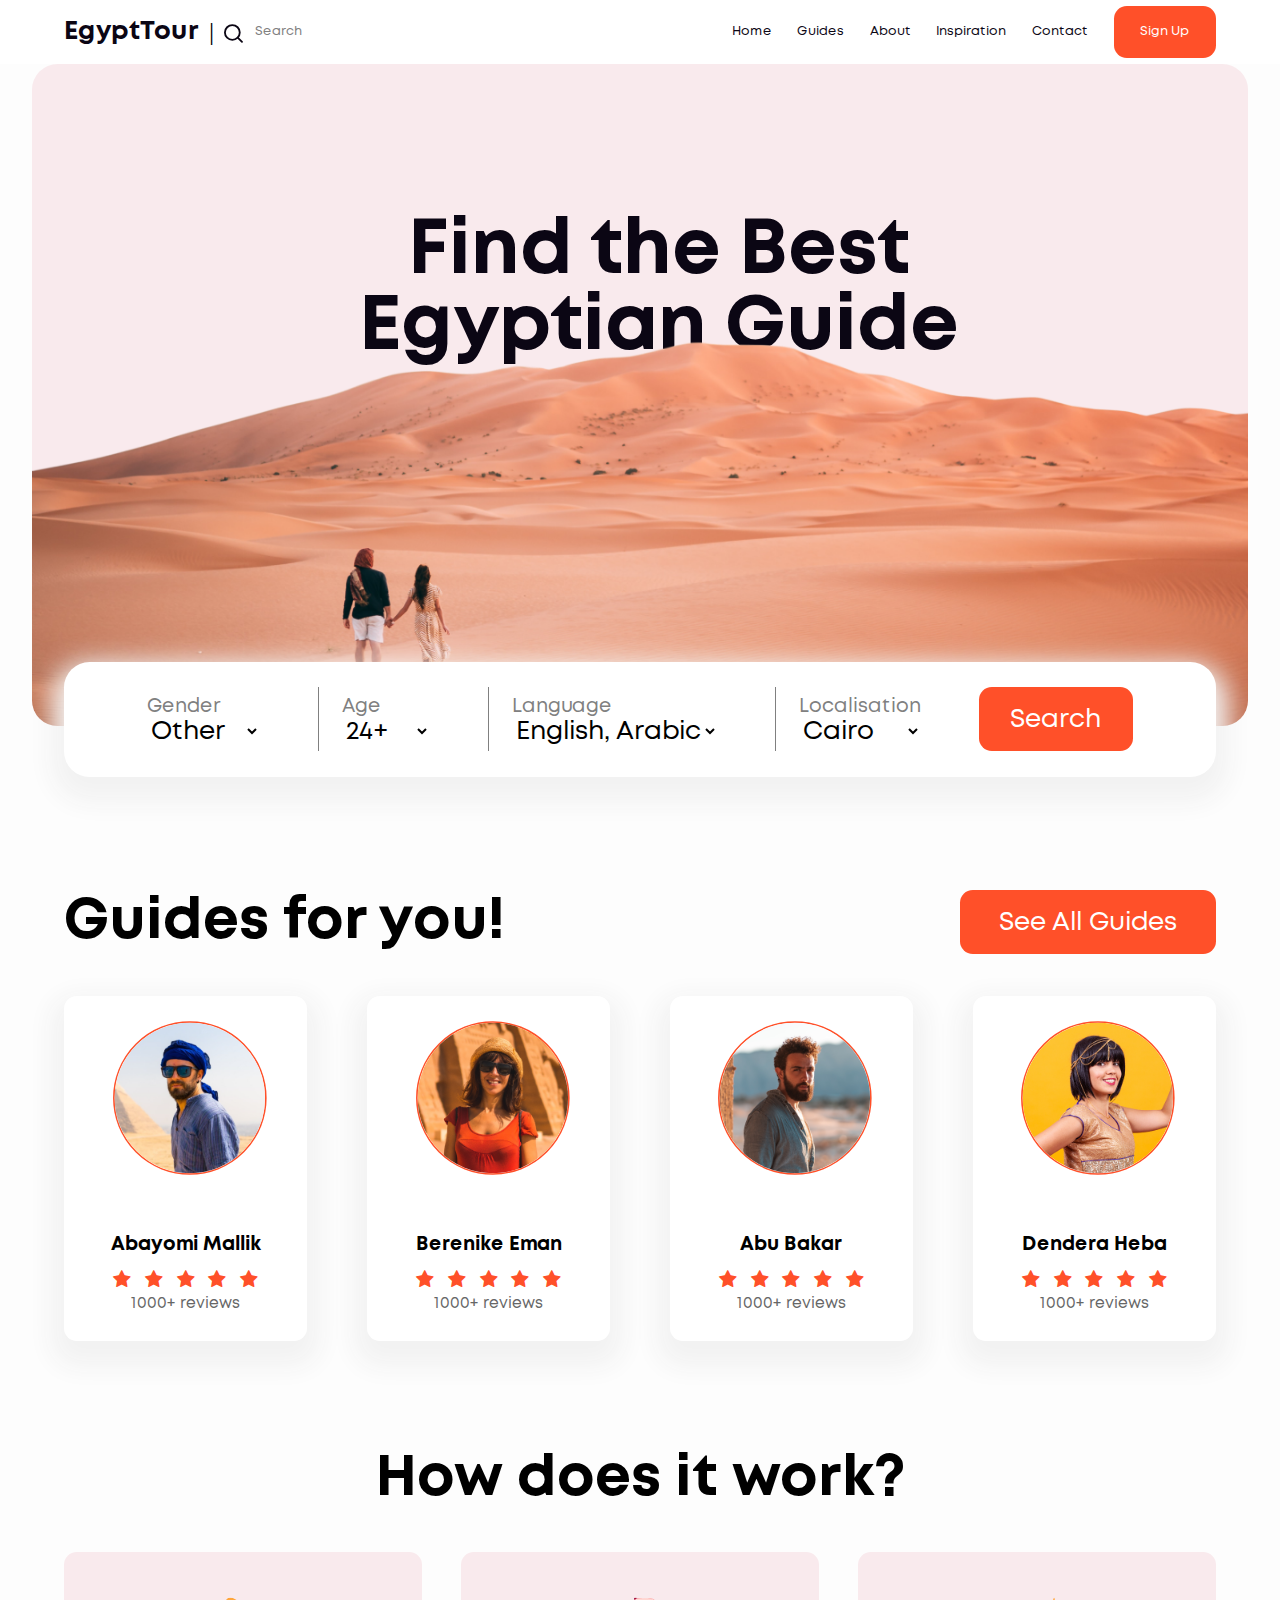
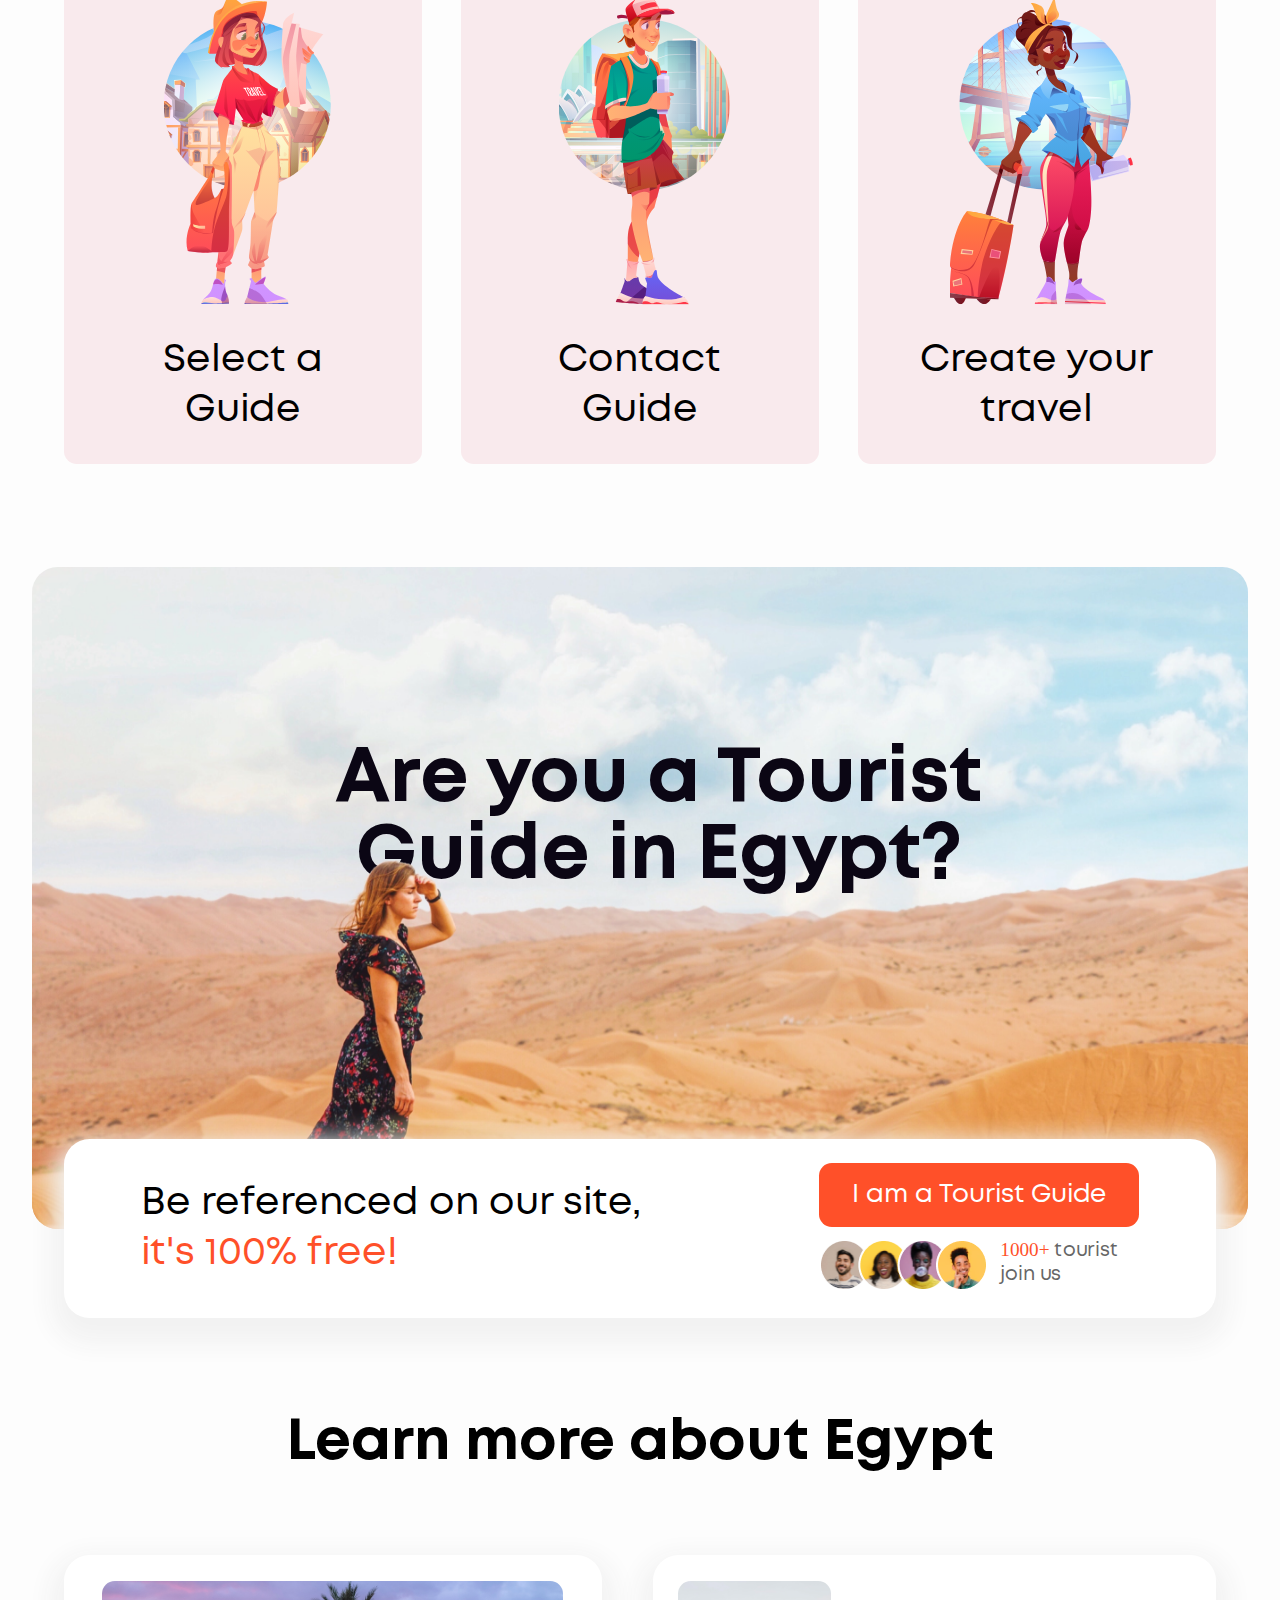
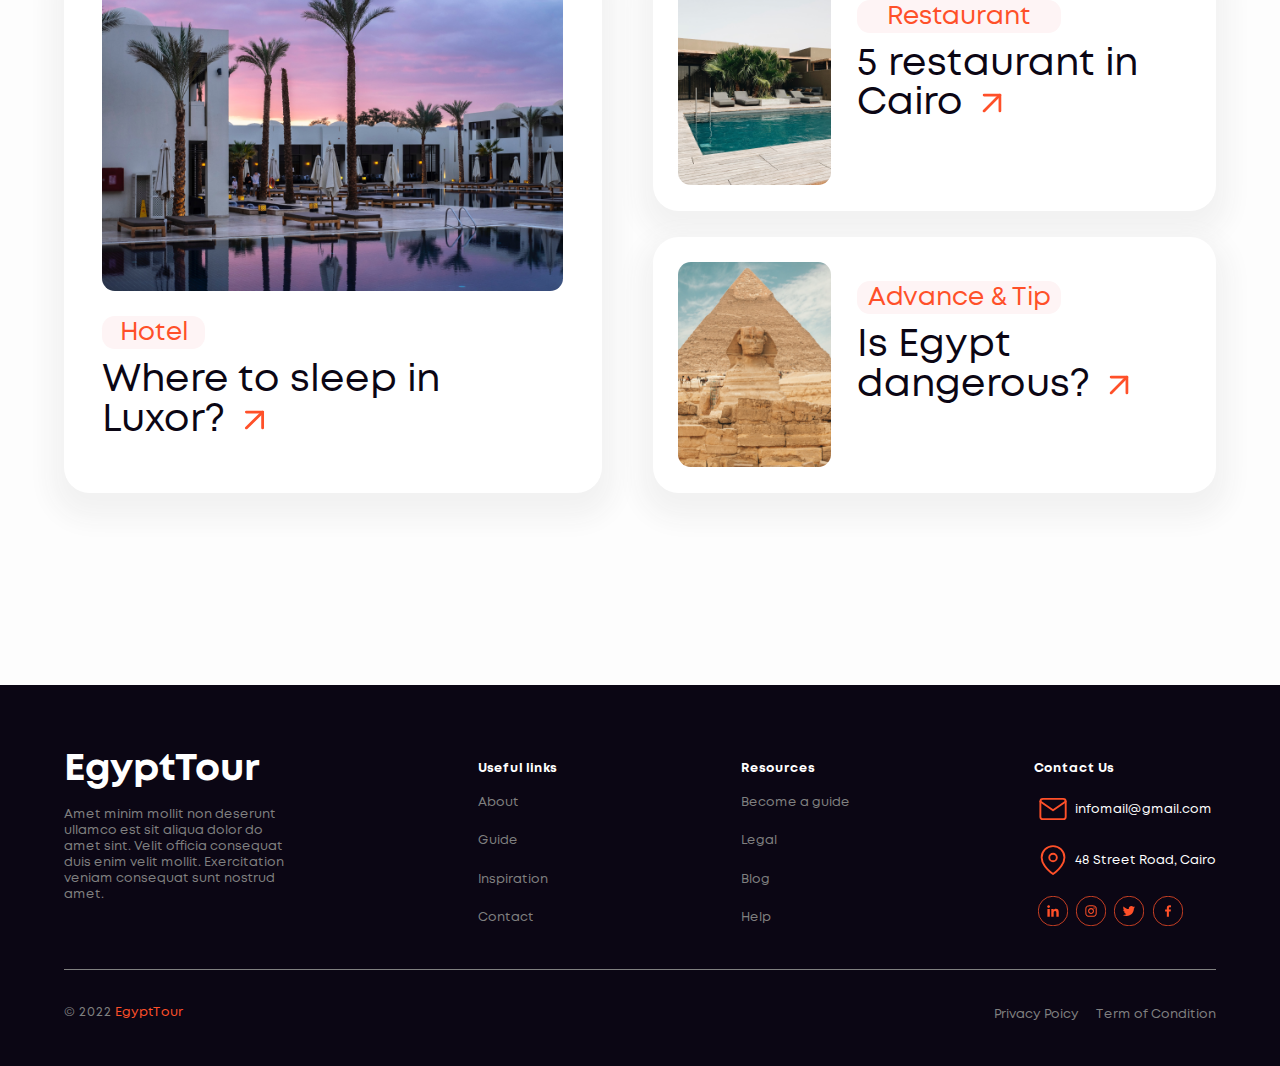
<file: index.html>
<!DOCTYPE html>
<html lang="en">
<head>
    <!-- Google tag (gtag.js) -->
<script async src="https://www.googletagmanager.com/gtag/js?id=G-6BDC3B5RSX"></script>
<script>
  window.dataLayer = window.dataLayer || [];
  function gtag(){dataLayer.push(arguments);}
  gtag('js', new Date());

  gtag('config', 'G-6BDC3B5RSX');
</script>
    <meta charset="UTF-8">
    <meta http-equiv="X-UA-Compatible" content="IE=edge">
    <meta name="viewport" content="width=device-width, initial-scale=1.0">
    <title>EgyptTour</title>
    <link rel = "stylesheet" href="css/fontello.css">
    <link rel = "stylesheet" href="css/style.css">
</head>
<body>
<section class="main">
    <div class="navbar-wrap">
        <nav class="navbar">
            <div class="tgth">
                <div class="logo">
                    EgyptTour
                </div>
                <div class="vertical-line">|</div>
                <div class="search">
                    <div class="search-icon"><img src="vec/search-icon.svg" alt=""></div>
                    <form>
                        <div class="logo"></div>
                        <input type="text" placeholder="Search">
                      </form>
                </div>
            </div>
            <div class="tgth-2">
                <ul class="navbar-list">
                    <a href="#"><li>Home</li></a>
                    <a href="#"><li>Guides</li></a>
                    <a href="#"><li>About</li></a>
                    <a href="#"><li>Inspiration</li></a>
                    <a href="#"><li>Contact</li></a>
                </ul> 
                <div class="navbar-btn">
                    <a href="#"><button>Sign Up</button></a>
                </div>
            </div>
            <div class="tgth-2">
                <details>
                    <summary></summary>
                    <div class="menu-list">
                        <ul class="navbar-list-mobile">
                            <a href="#"><li>Home</li></a>
                            <a href="#"><li>Guides</li></a>
                            <a href="#"><li>About</li></a>
                            <a href="#"><li>Inspiration</li></a>
                            <a href="#"><li>Contact</li></a>
                        </ul> 
                    </div>
                </details>
            </div>

        </nav>
    </div>
        
<section class="sec-1">
    <div class="container-max">
        <div class="main-title">
            <div class="title-image">
                <img src="img/title-image.png">
            </div>
            <div class="main-text">
                Find the Best <br> Egyptian Guide
            </div>
        </div>
    </div>
    <div class="container-min">
        <div class="list">
            <form action="/action_page.php">
                <div class="flex-select">
                    <label for="genders">Gender</label>
                    <select id="genders" name="genders">
                    <option value="Male">Male</option>
                    <option value="Female">Female</option>
                    <option value="Other" selected>Other</option>
                </select>
                </div>
                <div class="liness"></div>
                <div class="flex-select">
                    <label for="ages">Age</label>
                    <select id="ages" name="ages">
                        <option value="age1">16-18</option>
                        <option value="age2">18-20</option>
                        <option value="age3">20-24</option>
                        <option value="age4" selected>24+</option>
                    </select>
                </div>
                <div class="liness"></div>
                <div class="flex-select">
                    <label for="languages">Language</label>
                    <select id="languages" name="languages">
                        <option value="English">English</option>
                        <option value="Arabic">Arabic</option>
                        <option value="Multlang" selected>English, Arabic</option>
                    </select>
                </div>
                <div class="liness"></div>
                <div class="flex-select">
                <label for="cities">Localisation</label>
                <select id="cities" name="cities">
                    <option value="city1">Bahna</option>
                    <option value="city2">Edfu</option>
                    <option value="city3">Dahab</option>
                    <option value="city4" selected>Cairo</option>
                </select>
                </div>
                <input type="submit" value="Search">
            </form>
        </div>
    </div>
</section>
<section>
    <div class="container-min">
        <div class="guides">
            <div class="upper-block">
                <h3>Guides for you!</h3>
                <button>See All Guides</button>
            </div>
            <div class="lower-block">
                <div class="card1">
                    <a href="#">
                        <div class="photo">
                            <img src="img/guide1.png" alt="">
                        </div>
                        <div class="card-text">
                            Abayomi Mallik
                            <p>
                                <i class="icon-star"></i>
                                <i class="icon-star"></i>
                                <i class="icon-star"></i>
                                <i class="icon-star"></i>
                                <i class="icon-star"></i>
                            </p>
                            <span>1000+ reviews</span>
                        </div>
                    </a>
                </div>
                <div class="card1">
                    <a href="#">
                        <div class="photo">
                            <img src="img/guide2.png">
                        </div>
                        <div class="card-text">
                        Berenike Eman
                        <p>
                            <i class="icon-star"></i>
                            <i class="icon-star"></i>
                            <i class="icon-star"></i>
                            <i class="icon-star"></i>
                            <i class="icon-star"></i>
                        </p>
                        <span>1000+ reviews</span>
                        </div>
                    </a>
                </div>
                <div class="card1">
                    <a href="#">
                        <div class="photo">
                            <img src="img/guide3.png" alt="">
                        </div>
                        <div class="card-text">
                        Abu Bakar
                        <p>
                            <i class="icon-star"></i>
                            <i class="icon-star"></i>
                            <i class="icon-star"></i>
                            <i class="icon-star"></i>
                            <i class="icon-star"></i>
                        </p>
                        <span>1000+ reviews</span>
                        </div>
                    </a>
                </div>
                <div class="card1">
                    <a href="#">
                        <div class="photo">
                            <img src="img/guide4.png" alt="">
                        </div>
                        <div class="card-text">
                        Dendera Heba
                        <p>
                            <i class="icon-star"></i>
                            <i class="icon-star"></i>
                            <i class="icon-star"></i>
                            <i class="icon-star"></i>
                            <i class="icon-star"></i>
                        </p>
                        <span>1000+ reviews</span>
                        </div>
                    </a>
                </div>
            </div>
        </div>
    </div>
</section>
<section>
    <div class="container-min">
        <div class="title">
            <h3>How does it work?</h3>
        </div>
        <div class="illustrations">
            <div class="il1">
                <img src="img/1st-art.svg">
                <div class="il-text">
                    <h4>Select a <br> Guide</h4>
                </div>
            </div>
            <div class="il1">
                <img src="img/2nd-art.svg">
                <div class="il-text">
                    <h4>Contact <br> Guide</h4>
                </div>
            </div>
            <div class="il1">
                <img src="img/3rd-art.svg">
                <div class="il-text">
                    <h4>Create your <br> travel</h4>
                </div>
            </div>
        </div>
    </div>
</section>
<section>
    <div class="container-max">
        <div class="main-title">
            <div class="title-image-1">
                <img src="img/sec-title-main.png">
            </div>
            <div class="main-text-1">
                Are you a Tourist <br> Guide in Egypt?
            </div>
        </div>
    </div>
    <div class="container-min">
        <div class="pannel">
            <div class="pannel-text">
                Be referenced on our site,
                <p>it's 100% free!</p>
            </div>
            <div class="pannel-right-blocks">
                <button>I am a Tourist Guide</button>
                <div class="mini-pict">
                    <img src="img/tourist1.png" alt="">
                    <img src="img/tourist2.png" alt="">
                    <img src="img/tourist3.png" alt="">
                    <img src="img/tourist4.png" alt="">
                    <p>1000+ <span> tourist join us</span></p>
                </div>
            </div>
        </div>
    </div>
</section>
<section>
    <div class="container-min">
        <div class="title-2">
            <h3>Learn more about Egypt</h3>
        </div>
        <div class="main-articles">
            <div class="left-article-block">
                <div class="main-pict-article">
                    <img src="img/where.png">
                </div>
                <div class="column">
                    <a href="#">
                    <button>Hotel</button>
                    <h5>Where to sleep in Luxor?
                    <img src="vec/arrow-up.svg"></h5>
                    </a>
                </div>
            </div>
            <div class="right-article-block">
                <div class="right-article">
                    <div class="main-pict-mini">
                        <picture>
                            <source media="(max-width:650px)" srcset="img/Mask-group.png">
                            <img src="img/5-restaurant.png">
                        </picture>
                        
                    </div>
                    <div class="columns">
                        <a href="#">
                        <button>Restaurant</button>
                        <h5>5 restaurant in Cairo
                        <img src="vec/arrow-up.svg"></h5>
                        </a>
                    </div>
                    
                </div>
                <div class="right-article">
                    <div class="main-pict-mini">
                        <picture>
                            <source media="(max-width:650px)" srcset="/img/Mask-group1.png">
                            <img src="img/is-egypt.png">
                        </picture>
                    </div>
                    <div class="columns">
                        <a href="#">
                        <button>Advance & Tip</button>
                        <h5>Is Egypt dangerous?
                        <img src="vec/arrow-up.svg"></h5>
                        </a>
                    </div>
                </div>
            </div>
        </div>
    </div>
</section>
<section>
    <div class="container-maxi">
        <div class="container-min">
            <div class="bottom">
                <div class="columns-bot">
                    <div class="min-title">
                        EgyptTour
                    </div>
                <p>Amet minim mollit non deserunt ullamco est sit aliqua dolor do amet sint. Velit officia consequat duis enim velit mollit. Exercitation veniam consequat sunt nostrud amet.</p>
                </div>
                <div class="columns-bot">
                    <div class="mini-title">
                        Useful links
                    </div>
                    <ul class="cites">
                        <a href="#"><li>About</li></a>
                        <a href="#"><li>Guide</li></a>
                        <a href="#"><li>Inspiration</li></a>
                        <a href="#"><li>Contact</li></a>
                    </ul>
                </div>
                <div class="columns-bot">
                    <div class="mini-title">
                        Resources
                    </div>
                    <ul class="res">
                        <a href="#"><li>Become a guide</li></a>
                        <a href="#"><li>Legal</li></a>
                        <a href="#"><li>Blog</li></a>
                        <a href="#"><li>Help</li></a>
                    </ul>
                </div>

                <div class="columns-bot">
                    <div class="mini-title">
                        Contact Us
                    </div>
                    <ul class="contacts">
                        <li><img src="vec/mail 1.svg"> infomail@gmail.com</li>
                        <li><img src="vec/map-pin 1.svg"> 48 Street Road, Cairo</li>
                        <li><img src="vec/Group 45.svg"><img src="vec/Group 44.svg"><img src="vec/Group 43.svg"><img src="vec/Group 42.svg"></li>
                    </ul>
                </div>
            </div>
            <div class="botline"></div>
            <div class="bottom">
                <div class="left-bot">
                    © 2022 <span>EgyptTour</span>
                </div>
                <div class="right-bot">
                    <a href="#">Privacy Poicy</a>
                    <a href="#">Term of Condition</a>
                </div>
            </div>
        </div>
    </div>
</section>
</section>

</body>
</html>
</file>
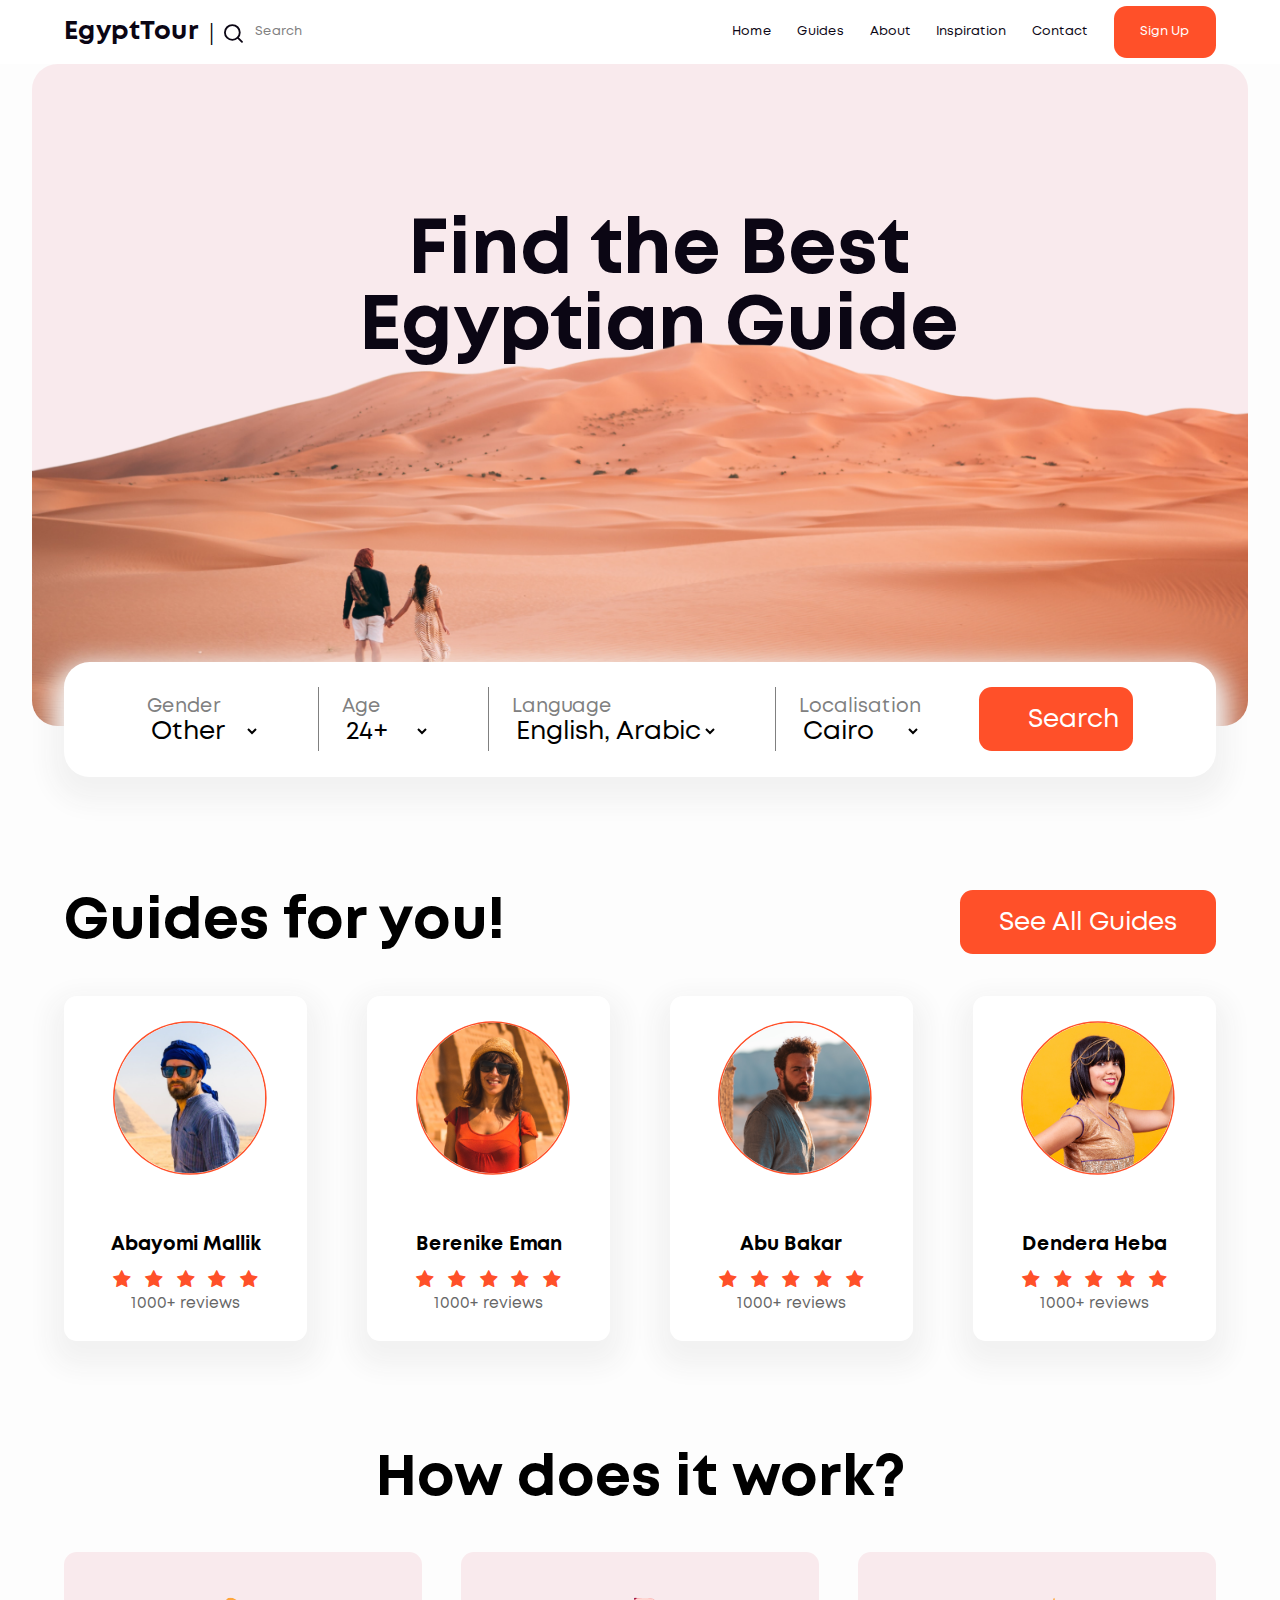
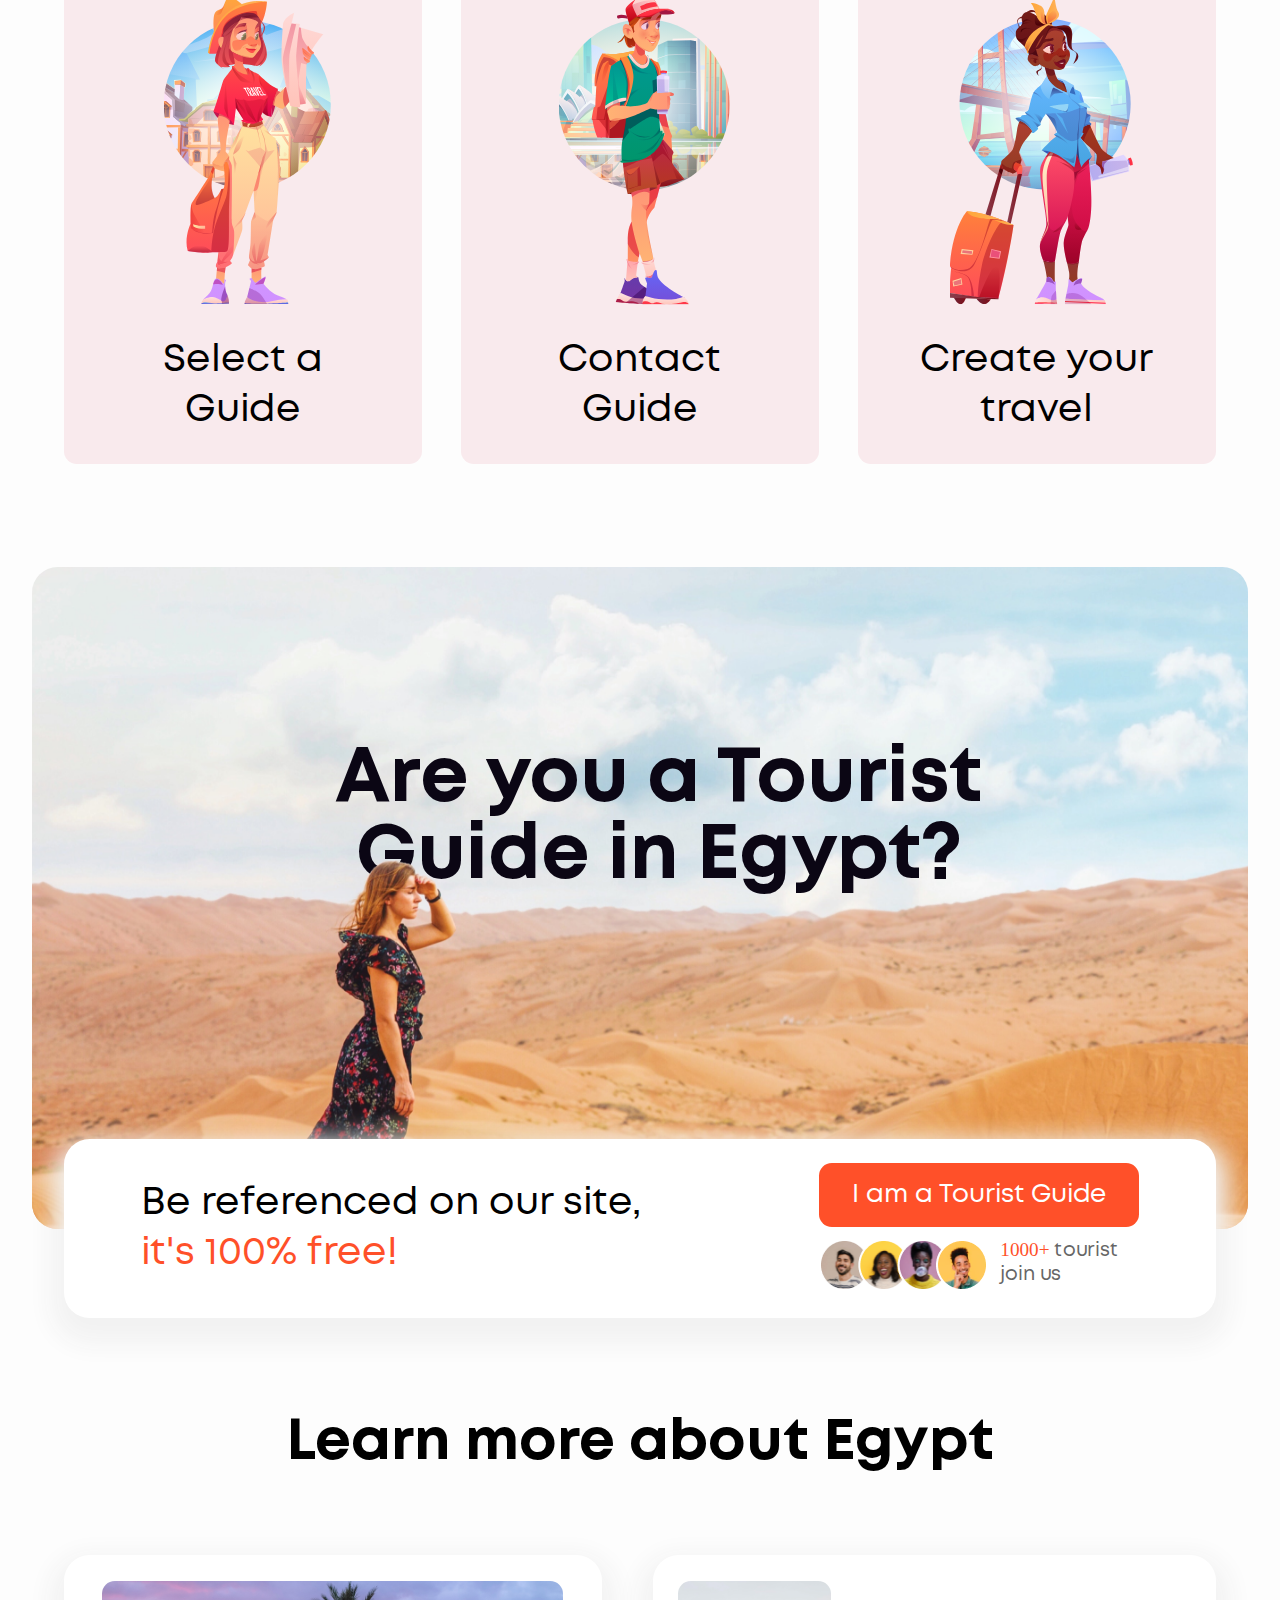
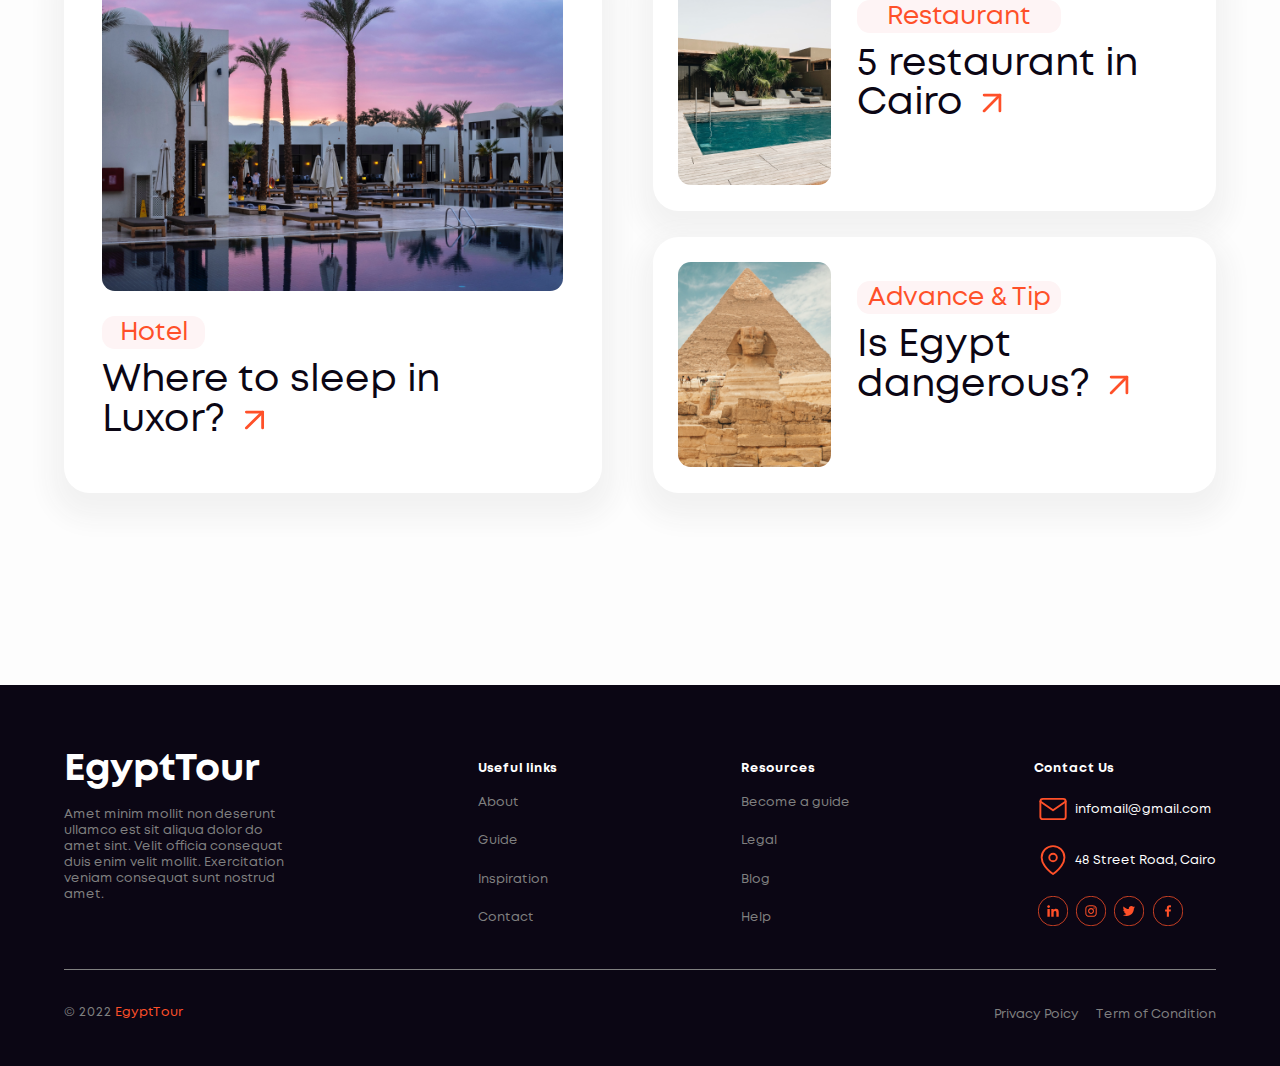
<file: 6/index.html>
<!DOCTYPE html>
<html lang="en">
<head>
    <meta charset="UTF-8">
    <meta http-equiv="X-UA-Compatible" content="IE=edge">
    <meta name="viewport" content="width=device-width, initial-scale=1.0">
    <title>EgyptTour</title>
    <link rel = "stylesheet" href="/css/fontello.css">
    <link rel = "stylesheet" href="/css/style.css">
</head>
<body>
<section class="main">
    <div class="navbar-wrap">
        <nav class="navbar">
            <div class="tgth">
                <div class="logo">
                    EgyptTour
                </div>
                <div class="vertical-line">|</div>
                <div class="search">
                    <div class="search-icon"><img src="vec/search-icon.svg" alt=""></div>
                    <form>
                        <div class="logo"></div>
                        <input type="text" placeholder="Search">
                      </form>
                </div>
            </div>
            <div class="tgth-2">
                <ul class="navbar-list">
                    <a href="#"><li>Home</li></a>
                    <a href="#"><li>Guides</li></a>
                    <a href="#"><li>About</li></a>
                    <a href="#"><li>Inspiration</li></a>
                    <a href="#"><li>Contact</li></a>
                </ul> 
                <div class="navbar-btn">
                    <a href="#"><button>Sign Up</button></a>
                </div>
            </div>
            <div class="tgth-2">
                <details>
                    <summary></summary>
                    <div class="menu-list">
                        <ul class="navbar-list-mobile">
                            <a href="#"><li>Home</li></a>
                            <a href="#"><li>Guides</li></a>
                            <a href="#"><li>About</li></a>
                            <a href="#"><li>Inspiration</li></a>
                            <a href="#"><li>Contact</li></a>
                        </ul> 
                    </div>
                </details>
            </div>

        </nav>
    </div>
        
<section class="sec-1">
    <div class="container-max">
        <div class="main-title">
            <div class="title-image">
                <img src="/img/title-image.png">
            </div>
            <div class="main-text">
                Find the Best <br> Egyptian Guide
            </div>
        </div>
    </div>
    <div class="container-min">
        <div class="list">
            <form action="/action_page.php">
                <div class="flex-select">
                    <label for="genders">Gender</label>
                    <select id="genders" name="genders">
                    <option value="Male">Male</option>
                    <option value="Female">Female</option>
                    <option value="Other" selected>Other</option>
                </select>
                </div>
                <div class="liness"></div>
                <div class="flex-select">
                    <label for="ages">Age</label>
                    <select id="ages" name="ages">
                        <option value="age1">16-18</option>
                        <option value="age2">18-20</option>
                        <option value="age3">20-24</option>
                        <option value="age4" selected>24+</option>
                    </select>
                </div>
                <div class="liness"></div>
                <div class="flex-select">
                    <label for="languages">Language</label>
                    <select id="languages" name="languages">
                        <option value="English">English</option>
                        <option value="Arabic">Arabic</option>
                        <option value="Multlang" selected>English, Arabic</option>
                    </select>
                </div>
                <div class="liness"></div>
                <div class="flex-select">
                <label for="cities">Localisation</label>
                <select id="cities" name="cities">
                    <option value="city1">Bahna</option>
                    <option value="city2">Edfu</option>
                    <option value="city3">Dahab</option>
                    <option value="city4" selected>Cairo</option>
                </select>
                </div>
                <input type="submit" value="     Search">
            </form>
        </div>
    </div>
</section>
<section>
    <div class="container-min">
        <div class="guides">
            <div class="upper-block">
                <h3>Guides for you!</h3>
                <button>See All Guides</button>
            </div>
            <div class="lower-block">
                <div class="card1">
                    <a href="#">
                        <div class="photo">
                            <img src="/img/guide1.png" alt="">
                        </div>
                        <div class="card-text">
                            Abayomi Mallik
                            <p>
                                <i class="icon-star"></i>
                                <i class="icon-star"></i>
                                <i class="icon-star"></i>
                                <i class="icon-star"></i>
                                <i class="icon-star"></i>
                            </p>
                            <span>1000+ reviews</span>
                        </div>
                    </a>
                </div>
                <div class="card1">
                    <a href="#">
                        <div class="photo">
                            <img src="/img/guide2.png">
                        </div>
                        <div class="card-text">
                        Berenike Eman
                        <p>
                            <i class="icon-star"></i>
                            <i class="icon-star"></i>
                            <i class="icon-star"></i>
                            <i class="icon-star"></i>
                            <i class="icon-star"></i>
                        </p>
                        <span>1000+ reviews</span>
                        </div>
                    </a>
                </div>
                <div class="card1">
                    <a href="#">
                        <div class="photo">
                            <img src="/img/guide3.png" alt="">
                        </div>
                        <div class="card-text">
                        Abu Bakar
                        <p>
                            <i class="icon-star"></i>
                            <i class="icon-star"></i>
                            <i class="icon-star"></i>
                            <i class="icon-star"></i>
                            <i class="icon-star"></i>
                        </p>
                        <span>1000+ reviews</span>
                        </div>
                    </a>
                </div>
                <div class="card1">
                    <a href="#">
                        <div class="photo">
                            <img src="/img/guide4.png" alt="">
                        </div>
                        <div class="card-text">
                        Dendera Heba
                        <p>
                            <i class="icon-star"></i>
                            <i class="icon-star"></i>
                            <i class="icon-star"></i>
                            <i class="icon-star"></i>
                            <i class="icon-star"></i>
                        </p>
                        <span>1000+ reviews</span>
                        </div>
                    </a>
                </div>
            </div>
        </div>
    </div>
</section>
<section>
    <div class="container-min">
        <div class="title">
            <h3>How does it work?</h3>
        </div>
        <div class="illustrations">
            <div class="il1">
                <img src="/img/1st-art.svg">
                <div class="il-text">
                    <h4>Select a <br> Guide</h4>
                </div>
            </div>
            <div class="il1">
                <img src="/img/2nd-art.svg">
                <div class="il-text">
                    <h4>Contact <br> Guide</h4>
                </div>
            </div>
            <div class="il1">
                <img src="/img/3rd-art.svg">
                <div class="il-text">
                    <h4>Create your <br> travel</h4>
                </div>
            </div>
        </div>
    </div>
</section>
<section>
    <div class="container-max">
        <div class="main-title">
            <div class="title-image-1">
                <img src="/img/sec-title-main.png">
            </div>
            <div class="main-text-1">
                Are you a Tourist <br> Guide in Egypt?
            </div>
        </div>
    </div>
    <div class="container-min">
        <div class="pannel">
            <div class="pannel-text">
                Be referenced on our site,
                <p>it's 100% free!</p>
            </div>
            <div class="pannel-right-blocks">
                <button>I am a Tourist Guide</button>
                <div class="mini-pict">
                    <img src="/img/tourist1.png" alt="">
                    <img src="/img/tourist2.png" alt="">
                    <img src="/img/tourist3.png" alt="">
                    <img src="/img/tourist4.png" alt="">
                    <p>1000+ <span> tourist join us</span></p>
                </div>
            </div>
        </div>
    </div>
</section>
<section>
    <div class="container-min">
        <div class="title-2">
            <h3>Learn more about Egypt</h3>
        </div>
        <div class="main-articles">
            <div class="left-article-block">
                <div class="main-pict-article">
                    <img src="/img/where.png">
                </div>
                <div class="column">
                    <button>Hotel</button>
                    <h5>Where to sleep in Luxor?
                    <img src="/vec/arrow-up.svg"></h5>
                </div>
            </div>
            <div class="right-article-block">
                <div class="right-article">
                    <div class="main-pict-mini">
                        <picture>
                            <source media="(max-width:650px)" srcset="/img/Mask-group.png">
                            <img src="/img/5-restaurant.png">
                        </picture>
                        
                    </div>
                    <div class="columns">
                        <button>Restaurant</button>
                        <h5>5 restaurant in Cairo
                        <img src="/vec/arrow-up.svg"></h5>
                    </div>
                </div>
                <div class="right-article">
                    <div class="main-pict-mini">
                        <picture>
                            <source media="(max-width:650px)" srcset="/img/Mask-group1.png">
                            <img src="/img/is-egypt.png">
                        </picture>
                    </div>
                    <div class="columns">
                        <button>Advance & Tip</button>
                        <h5>Is Egypt dangerous?
                        <img src="/vec/arrow-up.svg"></h5>
                    </div>
                </div>
            </div>
        </div>
    </div>
</section>
<section>
    <div class="container-maxi">
        <div class="container-min">
            <div class="bottom">
                <div class="columns-bot">
                    <div class="min-title">
                        EgyptTour
                    </div>
                <p>Amet minim mollit non deserunt ullamco est sit aliqua dolor do amet sint. Velit officia consequat duis enim velit mollit. Exercitation veniam consequat sunt nostrud amet.</p>
                </div>
                <div class="columns-bot">
                    <div class="mini-title">
                        Useful links
                    </div>
                    <ul class="cites">
                        <a href="#"><li>About</li></a>
                        <a href="#"><li>Guide</li></a>
                        <a href="#"><li>Inspiration</li></a>
                        <a href="#"><li>Contact</li></a>
                    </ul>
                </div>
                <div class="columns-bot">
                    <div class="mini-title">
                        Resources
                    </div>
                    <ul class="res">
                        <a href="#"><li>Become a guide</li></a>
                        <a href="#"><li>Legal</li></a>
                        <a href="#"><li>Blog</li></a>
                        <a href="#"><li>Help</li></a>
                    </ul>
                </div>

                <div class="columns-bot">
                    <div class="mini-title">
                        Contact Us
                    </div>
                    <ul class="contacts">
                        <li><img src="/vec/mail 1.svg"> infomail@gmail.com</li>
                        <li><img src="/vec/map-pin 1.svg"> 48 Street Road, Cairo</li>
                        <li><img src="/vec/Group 45.svg"><img src="/vec/Group 44.svg"><img src="/vec/Group 43.svg"><img src="/vec/Group 42.svg"></li>
                    </ul>
                </div>
            </div>
            <div class="botline"></div>
            <div class="bottom">
                <div class="left-bot">
                    © 2022 <span>EgyptTour</span>
                </div>
                <div class="right-bot">
                    <a href="#">Privacy Poicy</a>
                    <a href="#">Term of Condition</a>
                </div>
            </div>
        </div>
    </div>
</section>
</section>

</body>
</html>
</file>
<file: css/fontello.css>
@font-face {
  font-family: 'fontello';
  src: url('../font/fontello.eot?28973147');
  src: url('../font/fontello.eot?28973147#iefix') format('embedded-opentype'),
       url('../font/fontello.woff2?28973147') format('woff2'),
       url('../font/fontello.woff?28973147') format('woff'),
       url('../font/fontello.ttf?28973147') format('truetype'),
       url('../font/fontello.svg?28973147#fontello') format('svg');
  font-weight: normal;
  font-style: normal;
}
/* Chrome hack: SVG is rendered more smooth in Windozze. 100% magic, uncomment if you need it. */
/* Note, that will break hinting! In other OS-es font will be not as sharp as it could be */
/*
@media screen and (-webkit-min-device-pixel-ratio:0) {
  @font-face {
    font-family: 'fontello';
    src: url('../font/fontello.svg?28973147#fontello') format('svg');
  }
}
*/
[class^="icon-"]:before, [class*=" icon-"]:before {
  font-family: "fontello";
  font-style: normal;
  font-weight: normal;
  speak: never;

  display: inline-block;
  text-decoration: inherit;
  width: 1em;
  margin-right: .2em;
  text-align: center;
  /* opacity: .8; */

  /* For safety - reset parent styles, that can break glyph codes*/
  font-variant: normal;
  text-transform: none;

  /* fix buttons height, for twitter bootstrap */
  line-height: 1em;

  /* Animation center compensation - margins should be symmetric */
  /* remove if not needed */
  margin-left: .2em;

  /* you can be more comfortable with increased icons size */
  /* font-size: 120%; */

  /* Font smoothing. That was taken from TWBS */
  -webkit-font-smoothing: antialiased;
  -moz-osx-font-smoothing: grayscale;

  /* Uncomment for 3D effect */
  /* text-shadow: 1px 1px 1px rgba(127, 127, 127, 0.3); */
}

.icon-star:before { content: '\e800'; } /* '' */
.icon-twitter:before { content: '\f099'; } /* '' */
.icon-facebook:before { content: '\f09a'; } /* '' */
.icon-vkontakte:before { content: '\f189'; } /* '' */
.icon-linkedin-squared:before { content: '\f30c'; } /* '' */
</file>
<file: css/style.css>
@font-face {
    font-family: 'Mont-bold';
    src: url(/fonts/Mont-Bold.ttf);
}
@font-face {
    font-family: 'Mont-normal';
    src: url(/fonts/Mont-Regular.ttf);
}
* {
    padding: 0;
    margin: 0;
    border: 0;
  }
  
  *{
    font-family:'Poppins' ;
  }
  *,
  *::before,
  *::after {
    -webkit-box-sizing: border-box;
            box-sizing: border-box;
  }
  
  /*Убираем линии обводки некоторых браузеров*/
  :focus,
  :active {
    outline: none;
  }
  
  a:focus,
  a:active {
    outline: none;
  }
  
  /*задаем блочными теги Html5*/
  nav,
  footer,
  header,
  aside {
    display: block;
  }
  
  html,
  body {
    /* font-family: "Lato", sans-serif; */
    height: 100%;
    width: 100%;
    background-color: #FDFDFD;
    /* line-height: 30px;
    font-size: 20px; */
    color: black;
    -ms-text-size-adjust: 100%;
    -moz-text-size-adjust: 100%;
    -webkit-text-size-adjust: 100%;
  }
  
  /*задаем наследование шрифтов*/
  input,
  button,
  textarea {
    font-family: inherit;
  }
  
  input::-ms-clear {
    display: none;
  }
  
  button {
    cursor: pointer;
  }
  
  button::-moz-focus-inner {
    padding: 0;
    border: 0;
  }
  
  a,
  a:visited {
    text-decoration: none;
    color: black;
  }
  
  a:hover {
    text-decoration: none;
  }
  
  ul li {
    list-style: none;
  }
  
  img {
    vertical-align: top;
  }
/* code starts here */

.sec-1 {

}
.container-min {
    margin: 0px auto;
    /*max-width: 1240px;*/
    max-width: 90%;
}

.container-max {
    margin: 0px auto;
    /*max-width: 1360px;*/
  max-width: 95%;
}
.container-maxi{
  margin: 0px auto;
  max-width: 100%;
  background-color: #0B0614;;
}
.navbar-wrap{
  position: -webkit-sticky;
  position: sticky;
  top: 0px;
  z-index: 5;
  background-color: #FFFFFF;
}
.navbar {
  margin: 0px auto;
  /*max-width: 1240px;*/
  max-width: 90%;
  display: flex;
  justify-content: space-between;
  align-items: center;
  min-height: 5vw;
  z-index: 5;
}
.logo {
  display: inline-flex;
  vertical-align: middle;
    color: #0B0614;
    font-family: 'Mont-bold';
    margin-right: 10px;
    font-size: 2vw;
  }
.vertical-line{
  margin-right: 10px;
  font-size: 2vw;
}
.tgth{
  display: inline-flex;
  line-height: 4vw;
}
.tgth-2{
  display: inline-flex;
  margin-right: 0px;
}

details summary::-webkit-details-marker {
  display: none
}
details > summary {
  list-style: none;
}

details{
justify-content: center;
}

details > summary{
  width: 2vw;
  margin-right: 4vw;

}
details summary:before{
  display: block;
  content: url(/vec/lines_menu_burger_icon_123889.svg);
  transform: rotate(0);
  transform-origin: .2rem 50%;
  transition: .25s transform ease;
}
details[open] summary:before{
  margin-left: 3vw;
  margin-top: 50%;
  display: block;
  content: ' ';
  background-image: url('/vec/cross_icon-icons.com_73055.svg');
  background-size: 2vw 2vw;
  height: 2vw;
  width: 2vw;

}
details[open]{
  
  transform: translateY(48%);
  display: inline-flex;
  background: #FFFFFF;
  height: 100vh;
  width: 30vw;
  animation: slide-main .35s ease-in ;

}
details[open] ul{
  animation: slide .35s ease-in-out;
}



details[open] > summary:before {
  transform: rotate(90deg);
}

@keyframes slide {
  0%    {opacity: 0; transform:  translate(0, -10px); }
  100%  {opacity: 1; transform:  translate(0, 0);}
}
@keyframes slide-main {
  0%    {opacity: 0; transform:  translate(30vw, 48%); }
  100%  {opacity: 1; transform:  translate(0, 48%);}
}
.navbar-list-mobile li{
  font-family: 'Mont-normal';
  font-size: 3vw;
  margin-top: 3vw;
  margin-left: 3vw;
}
.search-icon{
  vertical-align: middle;
    padding-right: 0.1vw;
}
.search-icon img{
  display: inline-flex;
  vertical-align: middle;
    height: 1.5vw;
    width: 1.5vw;
}
.search{
    display: inline-flex;
    vertical-align: middle;
    min-width: 2vw;
}
input{
  display: inline-flex;
  vertical-align: middle;
  font-family: 'Mont-normal';
  font-size: 1vw;
  color: #0B0614;
}
input::placeholder{
      display: inline-flex;
    vertical-align: middle;
    font-family: 'Mont-normal';
    font-size: 1vw;
    color: gray;
}
.navbar-list {
    display: inline-flex;
    justify-content: center;
    align-items: center;
}

.navbar-list li{
    margin-right: 2vw;
    font-family: 'Mont-normal';
    font-size: 1vw;
    color: #0B0614;
}
.navbar-btn button {
  display: inline-block;
  vertical-align: middle;
    width: 8vw;
    height: 4vw;
    background: #FF5029;
    border-radius: 1vw;
    font-family: 'Mont-normal';
    font-size: 1vw;
    color: #ffffff;
}

.title-image{
background: #f9eaed;
border-radius: 2vw;
margin: auto;
display: flex;
flex-direction: row;
justify-content: center;
align-items: center;
min-width: auto;
}
.title-image img{
    width: 100%;
    border-radius: 2vw;
    z-index: 2;
}
.main-text{
    position: absolute;
    margin-top: -40%;
    margin-left: 49%;
    transform: translateX(-50%);
    z-index: 1;
    /* min-width: 100%; иначе полоса прокрукти */
  text-align: center;
  color:#0B0614;
  font-family: 'Mont-bold';
  font-size: 6vw;
  line-height: 6vw;
}

.list{
  display: inline-block;
  vertical-align: middle;
  justify-content: center;
  display: flex;
  align-items: center;
  min-width: 90%;
  position: absolute;
  background: #ffffff;
  border-radius: 2vw;
  box-shadow: #F2F2F2 0px 1vw 2vw 1vw;
  z-index: 4;
  margin-top: -5%;
  height: 9vw;
}
form{
  display: flex;
  width: 100%;
  justify-content: center;
}
label{
  color: gray;
  font-family: 'Mont-normal';
  font-size: 1.5vw;
}

input[type=submit]{
margin-left: 5%;
font-family: 'Mont-normal';
font-size: 2vw;
text-align: center;
width: 12vw;
height: 5vw;
color: #FFFFFF;
border-radius: 1vw;
background-color: #FF5029;
}

#genders, #ages, #languages, #cities{
   background-color: transparent;
  font-family: 'Mont-normal';
  font-size: 2vw;
  display: block;
  background: #FFFFFF;
}
.flex-select{
  /* display: inline-block; */
  display: flex;
  background: #FFFFFF;
  flex-direction: column;
  justify-content: center;
  /* height: 200px; */
}
.guides{
  margin-top: 14%;
}
h3{
  font-family: 'Mont-bold';
  font-style: normal;
  font-weight: 800;
  font-size: 4.5vw;
  line-height: 5.5vw;
}
.upper-block button{

  width: 20vw;
  height: 5vw;
  background: #FF5029;
  border-radius: 1vw;
  font-family: 'Mont-normal';
  font-size: 2vw;
  color: #ffffff;
}
.upper-block{
  align-items: center;
  display: flex;
  justify-content: space-between;
  line-height: 5.5vw;
}

.lower-block{
  display: flex;
align-items: center;
justify-content: space-between;
margin-bottom: 8vw;
}
.card1{
  display: flex;
  float: left;
  position: relative;
  margin-top: 3vw;
  /* margin-right: 3vw; */
  width: 19vw;
  height: 27vw;
  border-radius: 1vw;
  background-color: white;
  box-shadow: #F2F2F2  0px 1vw 2vw 1vw;
}
.card1 img{
  position: absolute;
  margin-left: 50%;
  transform: translateX(-60%);
  max-width: 100%;
  margin-top: 0.5vw;
  border: #FF5029 0.2vw solid;
  border-radius: 100%;
  scale: 0.8;
}
.card-text{
  min-width: 100%;
  margin-left: 50%;
  transform: translateX(-50%);
  position: absolute;
  margin-top: 18.5vw;
  font-family: 'Mont-bold';
font-size: 1.5vw;
text-align: center;
}
.card-text p{
  margin-top: 1vw;
  color: #FF5029;
}
.card-text span{
  font-family: 'Mont-normal';
  font-size: 1.2vw;
  color: #666666;
}
.card1:hover{
  background-color: #FF5029;
}
.card1{
  transition: 200ms;
}
.card1:hover .card-text, .card1:hover .card-text p, .card1:hover .card-text span{
  color: white;
}


.title{
  text-align: center;
}
.illustrations{
  display: flex;
  align-items: center;
  justify-content: space-between;
  margin-bottom: 8vw;
}
.il1{
  display: flex;
  float: left;
  position: relative;
  margin-top: 3vw;
  /* margin-right: 3vw; */
  width: 28vw;
  height: 40vw;
  border-radius: 1vw;
  background-color: #f9eaed;
}
.il1 img{
  position: absolute;
  margin-left: 50%;
  transform: translateX(-60%);
  height: 30vw;
  margin-top: 0.5vw;
  scale: 0.8;
}
.il-text h4{
  min-width: 100%;
  margin-left: 50%;
  transform: translateX(-50%);
  position: absolute;
  margin-top: 30vw;
  font-family: 'Mont-normal';
font-size: 3vw;
text-align: center;
}
.main-text-1{
  position: absolute;
  margin-top: -38%;
  margin-left: 49%;
  transform: translateX(-50%);
  z-index: 1;
  min-width: 90%;
text-align: center;
color:#0B0614;
font-family: 'Mont-bold';
font-size: 6vw;
line-height: 6vw;
}
.title-image-1{
  background: url(/img/sec-title-bg.png);
  background-repeat: no-repeat;
  background-size: 100%;
  border-radius: 2vw;
  margin: auto;
  display: flex;
  flex-direction: row;
  justify-content: center;
  align-items: center;
  min-width: auto;
  }
.title-image-1 img{
width: 100%;
border-radius: 2vw;
z-index: 2;
  }
.pannel{
display: inline-block;
vertical-align: middle;
justify-content: space-between;
display: flex;
min-width: 90%;
align-items: center;
background: #ffffff;
position: absolute;
box-shadow: #F2F2F2 0px 1vw 2vw 1vw;
border-radius: 2vw;
margin-top: -7%;
z-index: 4;
height: 14vw;

  }
  .pannel-text{
    margin-left: 6vw;
    font-family: 'Mont-normal';
    font-size: 3vw;
  }
  .pannel-text p{
    font-family: 'Mont-normal';
    font-size: 3vw;
    color: #FF5029;
  }
  .pannel-right-blocks{
    margin-right: 6vw;
    width:25vw;
  }
  .pannel-right-blocks button{
    width: 25vw;
    height: 5vw;
    background: #FF5029;
    border-radius: 1vw;
    font-family: 'Mont-normal';
    font-size: 2vw;
    color: #ffffff;
  }
  .mini-pict{
    display: inline-flex;
    width: 25vw;
    margin-top: 1vw;
    margin-left: 1vw;
    font-family: 'Mont-normal';
    font-size: 1.5vw;
    color: #FF5029;
  }
  .mini-pict p{
    margin-left: 1vw;
  }
  .mini-pict span{
    color: #666666;
    font-family: 'Mont-normal';
    font-size: 1.5vw;
  }
  .mini-pict img{
    height: 4vw;
margin-left: -4%;
  }
.title-2{
  margin-top: 14vw;
  text-align: center;
  margin-bottom: 6vw;
}
.main-articles{
  display: flex;
  flex-flow: row wrap;
justify-content: space-between;
margin-bottom: 15vw;
}
.main-articles h5{
  color: #0B0614;
  font-family: 'Mont-normal';
  font-size: 3vw;
  line-height: 3vw;
}
.main-articles button{
  background-color: #FEF4F5;
  color:#FF5029;
  font-family: 'Mont-normal';
  font-size: 2vw;
  border-radius: 1vw;
}
.left-article-block{
  background-color: #FFFFFF;
  border-radius: 2vw;
  box-shadow: #F2F2F2 0px 1vw 2vw 1vw;
  width: 42vw;
  height: 42vw;
}
.main-pict-article img{
  margin-left: 3vw;
  margin-top: 2vw;
  width: 36vw;
  border-radius: 1vw;
}
.right-article-block{
  display: flex;
  flex-direction: column;
  justify-content: space-between;
  
}
.right-article{
  display: inline-flex;
  background-color: #FFFFFF;
  border-radius: 2vw;
  box-shadow: #F2F2F2 0px 1vw 2vw 1vw;
height:20vw;
width:44vw;
}
.main-pict-mini img{
  margin-left: 2vw;
  margin-top: 2vw;
  height: 16vw;
  border-radius: 1vw;
}
.column{
  margin-top: 2vw;
  margin-left: 3vw;
  width:80%;
}
.column button{
  width: 8vw;
  margin-bottom: 1vw;
}
.columns{
  margin-top: 3.5vw;
  margin-left: 2vw;
}
.columns button{
  width: 16vw;
  margin-bottom: 1vw;
}
.columns img{
  vertical-align: middle;
  max-width: 100%;
  width: 3vw;
  height: 3vw;
  object-fit: contain;
}
.column img{
  vertical-align: middle;
  max-width: 100%;
  width: 3vw;
  height: 3vw;
  object-fit: contain;
}
.bottom{
  display: flex;
  justify-content: space-between;
}
.columns-bot{
  margin-top: 6vw;
  display: inline-flex;
  flex-direction: column;
  max-width: 20%;
  margin-bottom: 3vw;
}
.columns-bot:first-child{
  margin-top: 4.7vw;
  display: inline-flex;
  flex-direction: column;
  max-width: 20%;
}
.columns-bot p{
    font-family: 'Mont-normal';
  color:gray;
  display: flex;
  font-size: 1vw;
  margin-top: 1vw;
}

.columns-bot li{
    font-family: 'Mont-normal';
  color:grey;
  font-size: 1vw;
  margin-top: 1vw;
line-height: 2vw;

}
.columns-bot:last-child li{
    font-family: 'Mont-normal';
  color: #FFFFFF;
}
.mini-title{
  font-family: 'Mont-bold';
  color:#ffffff;
  font-size: 1vw;
}
.min-title{
  font-family: 'Mont-bold';
    color:#ffffff;
    font-size: 3vw;
}
.botline{
  display: inline-block;
  border-bottom: 1px solid gray;
  width: 100%;
  justify-content: center;
  margin-bottom: 2vw;
}
.left-bot {
  line-height: 2vw;
  font-family: 'Mont-normal';
  color:grey;
  font-size: 1vw;
}
.left-bot span{
  color:#FF5029;
  font-family: 'Mont-normal';
  font-size: 1vw;
}
.right-bot{
  line-height: 2vw;
  margin-bottom: 3vw;
}
.right-bot a{
  margin-left:1vw;
  font-family: 'Mont-normal';
  color:grey;
  font-size: 1vw;
}
.columns-bot li img{
  max-width: 100%;
  width: 3vw;
  height: 3vw;
  scale: 0.8;
  object-fit: contain;
  vertical-align: middle;
}












@media screen and (max-width: 426px) and (min-width:300px){
  .columns-bot:first-child{
    display: none;
  }
  .columns-bot{
    margin-top: 6vw;
    display: inline-flex;
    flex-direction: column;
    max-width: 40%;
    margin-bottom: 3vw;
  }
  .mini-title{
    font-size: 3vw;
  }
  .columns-bot li{
    font-size: 3vw;
    margin-top: 1vw;
  line-height: 3vw;
  }
  .right-bot, .left-bot, .botline{
    display: none;
  }
  .columns-bot li img{
    max-width: 100%;
    width: 4vw;
    height: 4vw;
    object-fit: contain;
    vertical-align: middle;
  }
  .lower-block{
    display: flex;
    flex-flow: row wrap;
  }
  .card1{
    width: calc((100% - 20px) / 2);
    height: 30vh;
  }
  .card1 img{
    width: 20vh;
    height: 20vh;
  }
.card-text{
  margin-top: 20vh;
  font-size: 3vw;
}
}
@media  (min-width:650.1px) {
  .liness{
    display: inline-block;
    vertical-align: middle;
    border-left: 1px solid gray;
    height: 5vw;
    margin-left: 5%;
    margin-right: 2%;
  }
  .tgth-2:last-child{
    display: none;
  }
}
@media  (max-width: 650px) {
  .vertical-line, .search, .navbar-btn, .navbar-list, .mini-pict, .card-text span{
    display: none;
  }
 .form{
  justify-content: space-between;
 }
.navbar{
  height: 10vw;
}
.logo{
  font-size: 4vw;
}
.tgth-2:last-child{
  margin-right: -5%;

}
.left-article-block{
  width: 100%;
  height: 70vw;
}
.main-pict-article{
  width: 100%;
}

.right-article-block{
width: 100%;
}
.right-article{
  display: flex;
  margin-top: 2vw;
  width: 100%;
  height: 70vw;
  flex-direction: column;
}
.columns{
margin-left: 3vw;
}
.main-pict-article img{
  margin-left: 3vw;
  margin-top: 2vw;
  height: 50vw;
  width:84vw;
  border-radius: 2vw;
}
.main-pict-mini img{
  margin-left: 3vw;
  margin-top: 2vw;
  height: 50vw;
  width: 84vw;
  border-radius: 1vw;
}
}
</file>
